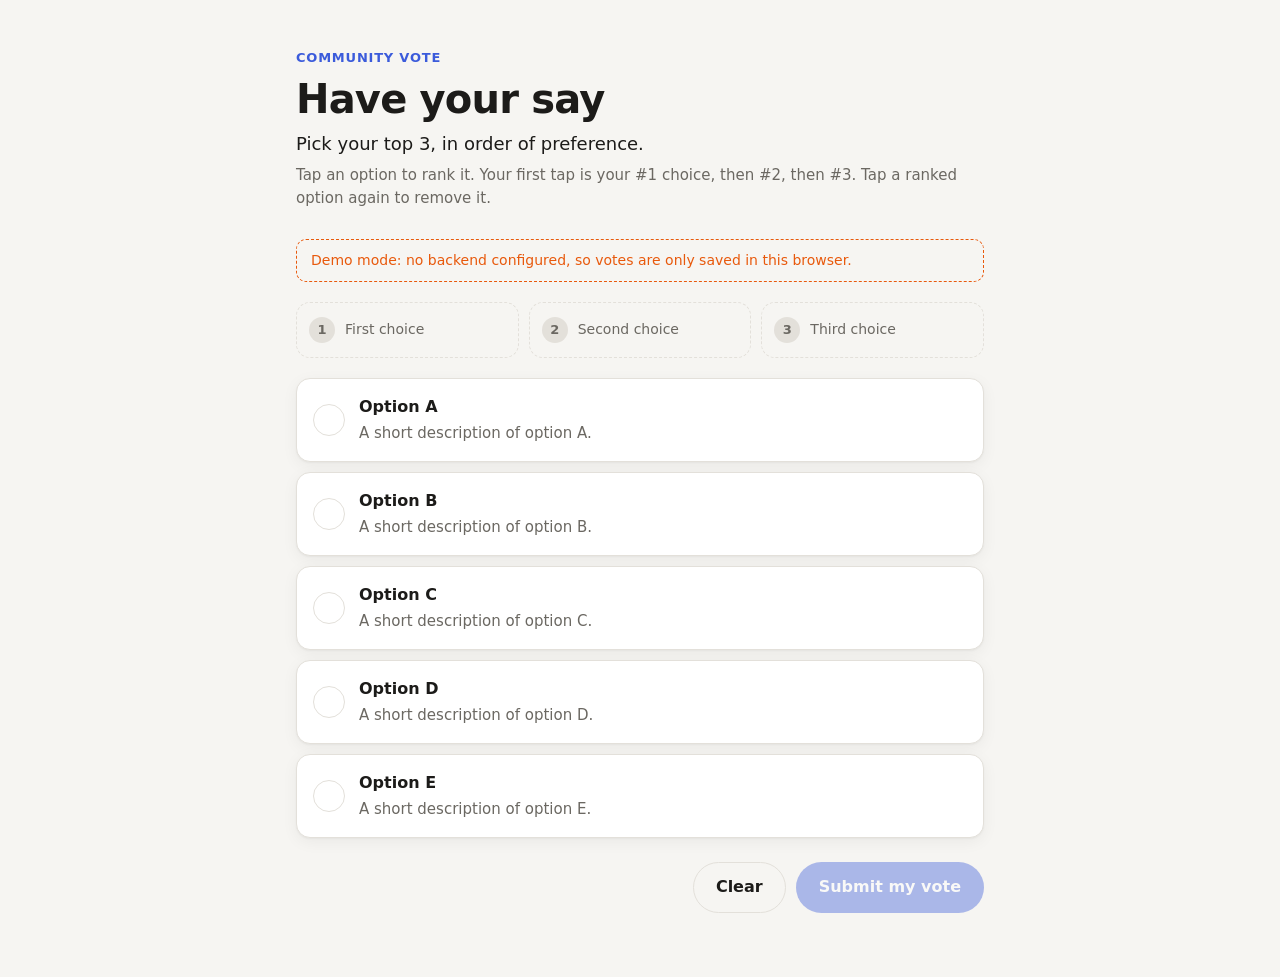
<file: index.html>
<!doctype html>
<html lang="en">
<head>
  <meta charset="utf-8">
  <meta name="viewport" content="width=device-width, initial-scale=1">
  <title>Have your say</title>
  <link rel="stylesheet" href="styles.css">
</head>
<body>
  <main class="wrap">
    <header class="hero">
      <p class="eyebrow">Community vote</p>
      <h1 id="title">Have your say</h1>
      <p id="question" class="lead"></p>
      <p id="intro" class="muted"></p>
    </header>

    <div id="demo-banner" class="banner" hidden>
      Demo mode: no backend configured, so votes are only saved in this browser.
    </div>

    <form id="vote-form" novalidate>
      <ol class="picks" aria-label="Your ranking">
        <li class="pick" data-rank="1"><span class="pick-num">1</span><span class="pick-label">First choice</span></li>
        <li class="pick" data-rank="2"><span class="pick-num">2</span><span class="pick-label">Second choice</span></li>
        <li class="pick" data-rank="3"><span class="pick-num">3</span><span class="pick-label">Third choice</span></li>
      </ol>

      <div id="options" class="options" role="group" aria-label="Options"></div>

      <p id="error" class="error" role="alert" hidden></p>

      <div class="actions">
        <button type="button" id="reset" class="btn btn-ghost">Clear</button>
        <button type="submit" id="submit" class="btn btn-primary" disabled>Submit my vote</button>
      </div>
    </form>
  </main>

  <script src="config.js"></script>
  <script src="app.js"></script>
</body>
</html>
</file>
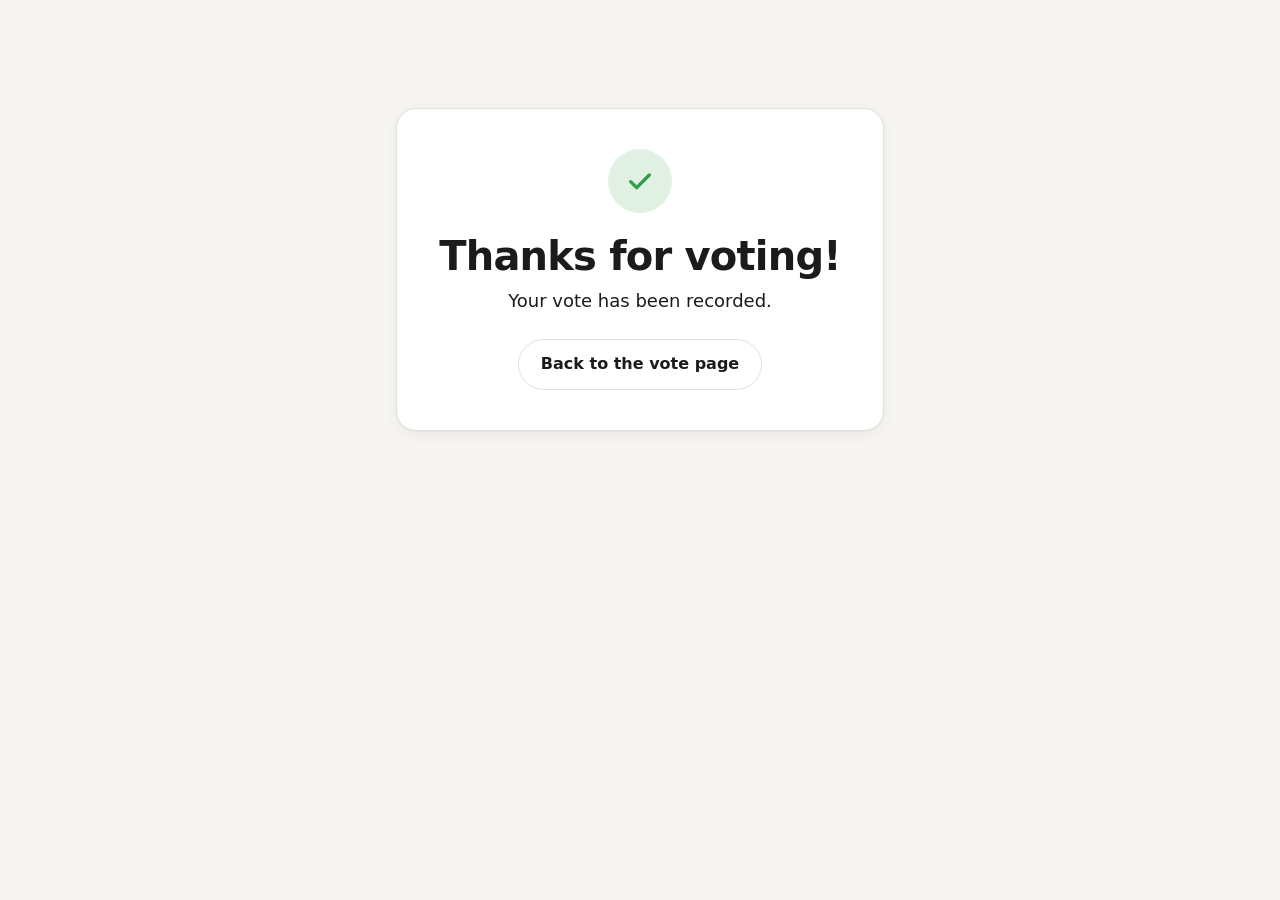
<file: thanks.html>
<!doctype html>
<html lang="en">
<head>
  <meta charset="utf-8">
  <meta name="viewport" content="width=device-width, initial-scale=1">
  <title>Thanks for voting</title>
  <link rel="stylesheet" href="styles.css">
</head>
<body>
  <main class="wrap narrow">
    <div class="card center">
      <div class="check" aria-hidden="true">
        <svg viewBox="0 0 24 24" width="32" height="32"><path d="M5 12.5l4.5 4.5L19 7.5" fill="none" stroke="currentColor" stroke-width="2.5" stroke-linecap="round" stroke-linejoin="round"/></svg>
      </div>
      <h1 id="heading">Thanks for voting!</h1>
      <p id="message" class="lead">Your vote has been recorded.</p>

      <div id="summary" hidden>
        <p class="muted">Your picks</p>
        <ol id="summary-list" class="summary"></ol>
      </div>

      <a href="./" class="btn btn-ghost">Back to the vote page</a>
    </div>
  </main>

  <script src="config.js"></script>
  <script>
    (function () {
      var params = new URLSearchParams(location.search);
      if (params.get("status") === "already") {
        document.getElementById("heading").textContent = "You've already voted";
        document.getElementById("message").textContent =
          "Only one vote per person is allowed. Thanks for taking part!";
        document.querySelector(".check").classList.add("check-info");
      }

      var picks = null;
      try { picks = JSON.parse(localStorage.getItem("vote_picks") || "null"); } catch (e) {}
      if (Array.isArray(picks) && picks.length) {
        var labels = {};
        (window.VOTE_CONFIG.options || []).forEach(function (o) { labels[o.id] = o.label; });
        var list = document.getElementById("summary-list");
        picks.forEach(function (id) {
          var li = document.createElement("li");
          li.textContent = labels[id] || id;
          list.appendChild(li);
        });
        document.getElementById("summary").hidden = false;
      }
    })();
  </script>
</body>
</html>
</file>
<file: styles.css>
:root {
  --bg: #f6f5f2;
  --surface: #ffffff;
  --text: #1c1b19;
  --muted: #6b6862;
  --border: #e3e0da;
  --accent: #3b5bdb;
  --accent-soft: #e8ecfd;
  --accent-text: #ffffff;
  --success: #2f9e44;
  --info: #e8590c;
  --error: #c92a2a;
  --radius: 14px;
  --shadow: 0 1px 2px rgba(0,0,0,.04), 0 4px 16px rgba(0,0,0,.05);
}

@media (prefers-color-scheme: dark) {
  :root {
    --bg: #141413;
    --surface: #1f1e1c;
    --text: #f1efe9;
    --muted: #a19d95;
    --border: #34322e;
    --accent: #748ffc;
    --accent-soft: #23294a;
    --accent-text: #0e1020;
    --success: #51cf66;
    --info: #ff922b;
    --error: #ff6b6b;
    --shadow: none;
  }
}

* { box-sizing: border-box; }

body {
  margin: 0;
  background: var(--bg);
  color: var(--text);
  font: 16px/1.55 system-ui, -apple-system, "Segoe UI", Roboto, sans-serif;
  -webkit-font-smoothing: antialiased;
}

.wrap { max-width: 720px; margin: 0 auto; padding: 48px 16px 64px; }
.wrap.narrow { max-width: 520px; padding-top: 12vh; }

.hero { margin-bottom: 28px; }
.eyebrow {
  margin: 0 0 8px;
  font-size: 13px; font-weight: 600; letter-spacing: .06em; text-transform: uppercase;
  color: var(--accent);
}
h1 { margin: 0 0 8px; font-size: clamp(28px, 6vw, 40px); line-height: 1.15; letter-spacing: -.02em; }
.lead { margin: 0 0 6px; font-size: 18px; }
.muted { color: var(--muted); margin: 0; font-size: 15px; }

.banner {
  padding: 10px 14px; margin-bottom: 20px;
  border: 1px dashed var(--info); border-radius: 10px;
  color: var(--info); font-size: 14px;
}

/* ---- Ranking slots ---- */
.picks {
  list-style: none; padding: 0; margin: 0 0 20px;
  display: grid; grid-template-columns: repeat(3, 1fr); gap: 10px;
}
.pick {
  display: flex; align-items: center; gap: 10px;
  padding: 12px; min-height: 56px;
  border: 1.5px dashed var(--border); border-radius: var(--radius);
  color: var(--muted); font-size: 14px;
  transition: border-color .15s, background .15s;
}
.pick.filled { border-style: solid; border-color: var(--accent); background: var(--accent-soft); color: var(--text); font-weight: 600; }
.pick-num {
  flex: none; width: 26px; height: 26px; border-radius: 50%;
  display: grid; place-items: center;
  background: var(--border); color: var(--muted); font-size: 13px; font-weight: 700;
}
.pick.filled .pick-num { background: var(--accent); color: var(--accent-text); }
.pick-label { overflow: hidden; text-overflow: ellipsis; white-space: nowrap; }

@media (max-width: 560px) {
  .picks { grid-template-columns: 1fr; }
}

/* ---- Options ---- */
.options { display: grid; gap: 10px; }
.option {
  display: flex; align-items: center; gap: 14px; width: 100%;
  padding: 16px; text-align: left;
  background: var(--surface); color: var(--text);
  border: 1.5px solid var(--border); border-radius: var(--radius);
  box-shadow: var(--shadow);
  font: inherit; cursor: pointer;
  transition: border-color .15s, transform .1s, opacity .15s;
}
.option:hover { border-color: var(--accent); }
.option:active { transform: scale(.99); }
.option:focus-visible { outline: 3px solid var(--accent); outline-offset: 2px; }
.option.selected { border-color: var(--accent); background: var(--accent-soft); }
.option.locked { opacity: .5; }
.option-text { display: flex; flex-direction: column; gap: 2px; min-width: 0; }

.badge {
  flex: none; width: 32px; height: 32px; border-radius: 50%;
  display: grid; place-items: center;
  border: 1.5px solid var(--border);
  font-weight: 700; font-size: 15px;
}
.option.selected .badge { background: var(--accent); border-color: var(--accent); color: var(--accent-text); }

/* ---- Actions ---- */
.error { color: var(--error); margin: 16px 0 0; font-size: 15px; }
.actions { display: flex; justify-content: flex-end; gap: 10px; margin-top: 24px; }

.btn {
  display: inline-flex; align-items: center; justify-content: center;
  padding: 12px 22px; border-radius: 999px;
  font: inherit; font-weight: 600; text-decoration: none; cursor: pointer;
  border: 1.5px solid transparent;
}
.btn-primary { background: var(--accent); color: var(--accent-text); }
.btn-primary:disabled { opacity: .4; cursor: not-allowed; }
.btn-ghost { background: transparent; color: var(--text); border-color: var(--border); }
.btn-ghost:hover { border-color: var(--text); }
.btn:focus-visible { outline: 3px solid var(--accent); outline-offset: 2px; }

@media (max-width: 560px) {
  .actions { flex-direction: column-reverse; }
  .actions .btn { width: 100%; }
}

/* ---- Thank-you page ---- */
.card {
  background: var(--surface); border: 1px solid var(--border);
  border-radius: 20px; padding: 40px 28px; box-shadow: var(--shadow);
}
.center { text-align: center; }
.center .lead { margin-bottom: 24px; }
.check {
  width: 64px; height: 64px; margin: 0 auto 20px; border-radius: 50%;
  display: grid; place-items: center;
  background: color-mix(in srgb, var(--success) 15%, transparent); color: var(--success);
}
.check.check-info { background: color-mix(in srgb, var(--info) 15%, transparent); color: var(--info); }
.summary {
  text-align: left; display: inline-block; margin: 8px 0 28px; padding-left: 22px;
}
.summary li { padding: 2px 0; font-weight: 600; }
</file>
